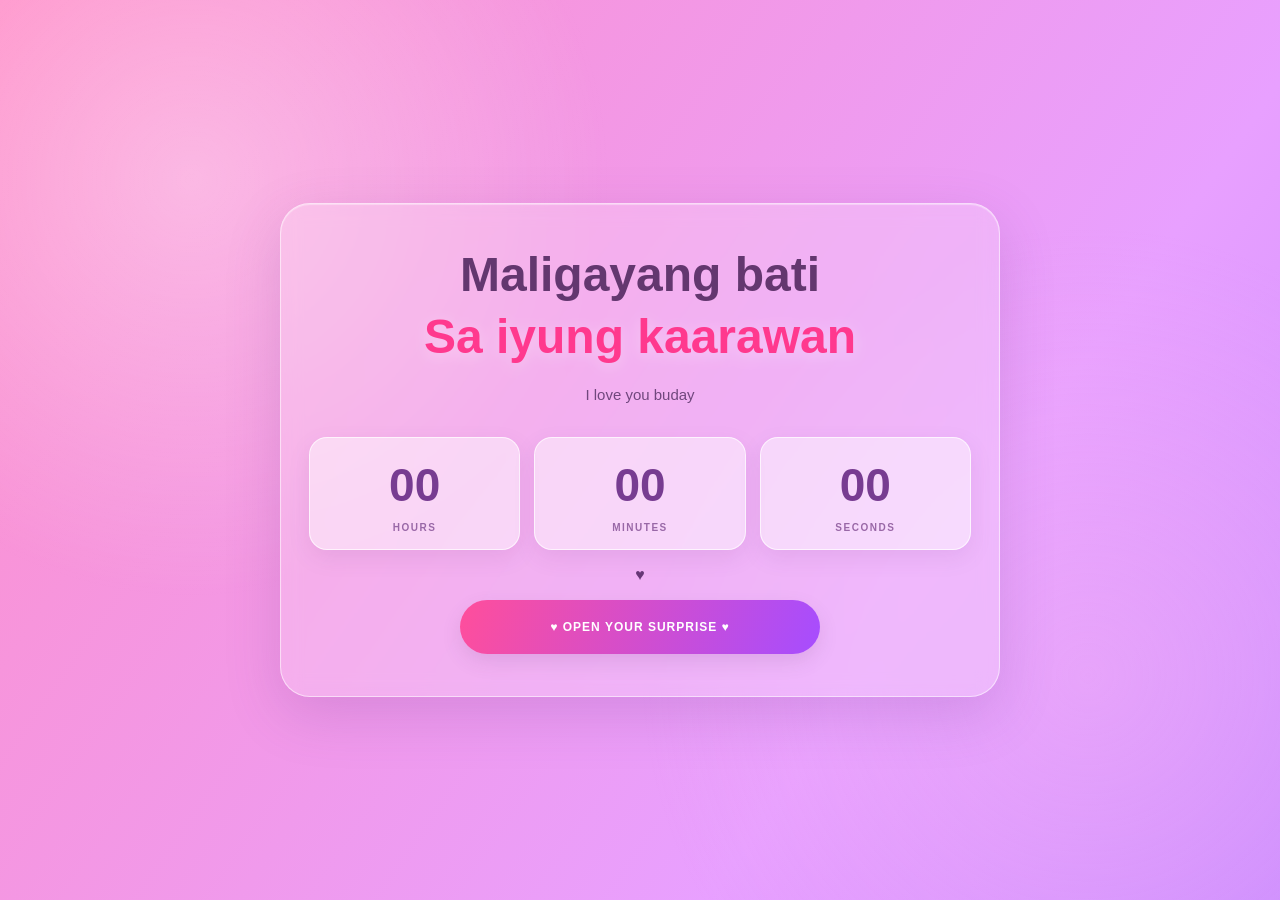
<file: index.html>
<!DOCTYPE html>
<html lang="en">
<head>
  <meta charset="UTF-8">
  <meta name="viewport" content="width=device-width, initial-scale=1.0">
  <meta name="theme-color" content="#d8a0ff">
  <title>Anloreyndipipascwal</title>
  <link rel="stylesheet" href="style.css">
  <script src="script.js" defer></script>
</head>

<body>
  <!-- Pompompurin and hearts are created here by JavaScript -->
  <div id="falling-layer" aria-hidden="true"></div>

  <main class="countdown-container">
  

    <h1>Maligayang bati<span>Sa iyung kaarawan</span></h1>

    <p class="subtitle">
      I love you buday
    </p>

    <div class="countdown-boxes">
      <div class="time-box">
        <span class="time-value" id="hours">00</span>
        <span class="time-label">HOURS</span>
      </div>

      <div class="time-box">
        <span class="time-value" id="minutes">00</span>
        <span class="time-label">MINUTES</span>
      </div>

      <div class="time-box">
        <span class="time-value" id="seconds">00</span>
        <span class="time-label">SECONDS</span>
      </div>
    </div>

   <p>
    ♥

   </p>

    <button id="surprise-button" type="button" disabled>
      🔒 pwede wait?
    </button>

    
  </main>

  <div id="heart-cursor" aria-hidden="true">♥</div>
</body>
</html>
</file>
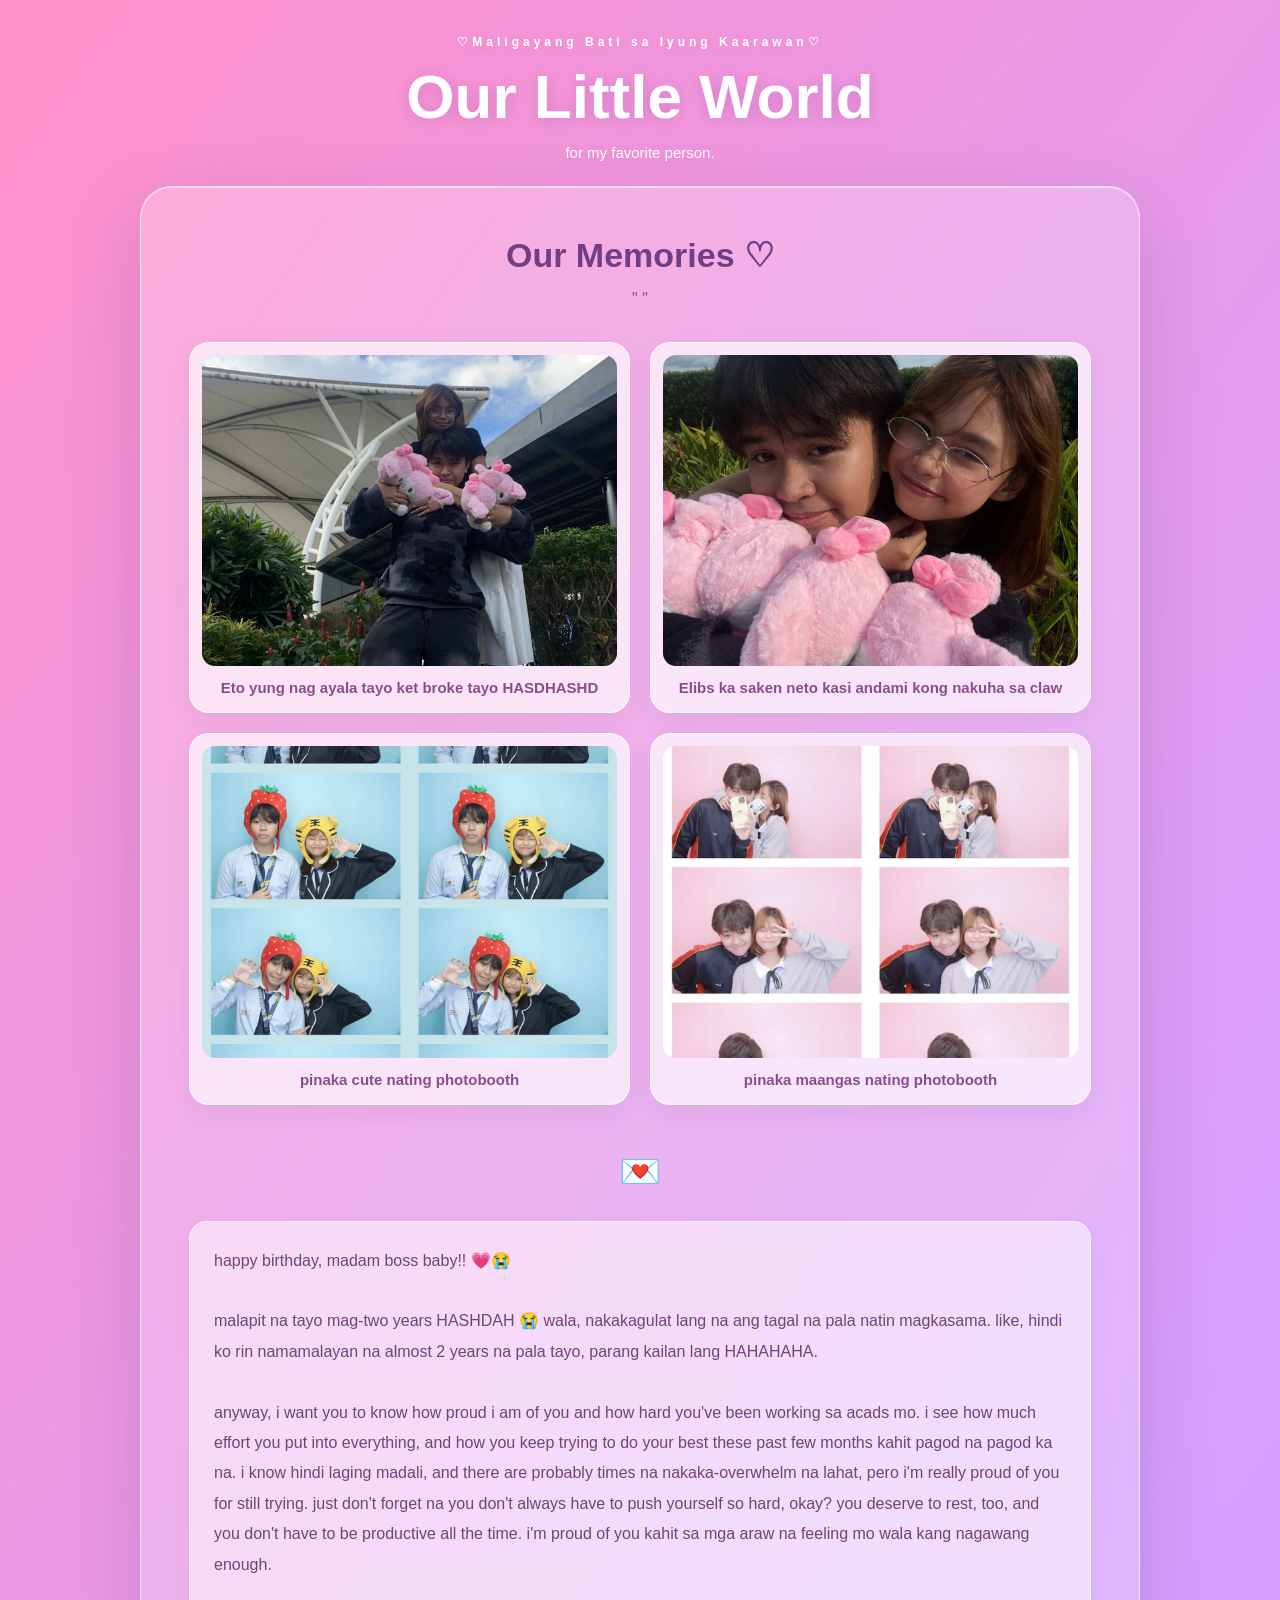
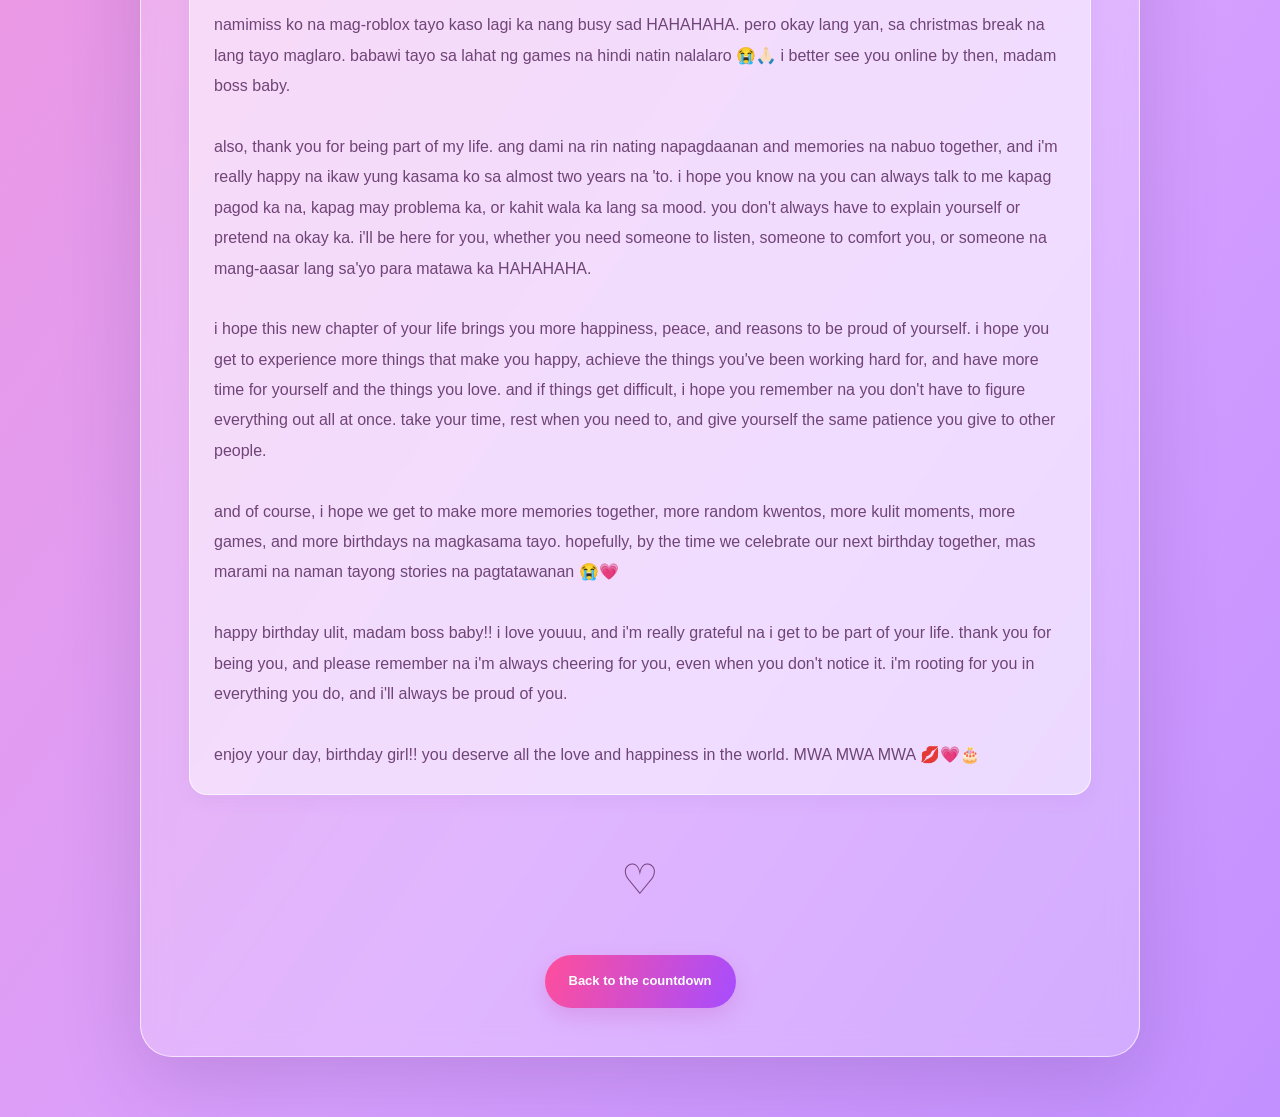
<file: messages.html>
<!DOCTYPE html>
<html lang="en">
<head>
  <meta charset="UTF-8">
  <meta name="viewport" content="width=device-width, initial-scale=1.0">
  <meta name="theme-color" content="#d7a0ff">
  <title>Our Little World</title>

  <style>
    * {
      box-sizing: border-box;
    }

    html {
      min-height: 100%;
      scroll-behavior: smooth;
    }

    body {
      margin: 0;
      min-height: 100vh;
      padding: 35px 18px 60px;
      font-family: "Trebuchet MS", Arial, sans-serif;
      color: #704477;
      background: linear-gradient(
        125deg,
        #ff91ca,
        #d7a0ff,
        #a77bff,
        #ff75bb,
        #e5a7ff,
        #ffb4df
      );
      background-size: 350% 350%;
      animation: gradientMove 12s ease infinite;
    }

    @keyframes gradientMove {
      0% { background-position: 0% 50%; }
      50% { background-position: 100% 50%; }
      100% { background-position: 0% 50%; }
    }

    /* FALLING POMPOMPURIN AND HEARTS */

    #falling-layer {
      position: fixed;
      inset: 0;
      overflow: hidden;
      pointer-events: none;
      z-index: 1;
    }

    .falling-item {
      position: absolute;
      top: -120px;
      animation: fallDown var(--duration, 10s) linear forwards;
      will-change: transform, opacity;
    }

    .falling-pompom {
      display: block;
      width: 100%;
      height: auto;
      filter: drop-shadow(0 4px 8px rgba(80, 40, 100, .16));
    }

    .falling-heart {
      color: var(--heart-color);
      font-size: var(--heart-size);
      line-height: 1;
    }

    @keyframes fallDown {
      0% {
        transform: translate3d(0, -30px, 0) rotate(-15deg);
        opacity: 0;
      }

      10% { opacity: .9; }

      30% {
        transform: translate3d(var(--sway), 30vh, 0) rotate(12deg);
      }

      60% {
        transform: translate3d(calc(var(--sway) * -.6), 65vh, 0)
          rotate(-12deg);
      }

      100% {
        transform: translate3d(0, 115vh, 0) rotate(18deg);
        opacity: 0;
      }
    }

    /* HEADER */

    .page-header {
      position: relative;
      z-index: 2;
      max-width: 900px;
      margin: 0 auto 25px;
      text-align: center;
      color: white;
      text-shadow: 0 2px 15px rgba(105, 48, 130, .22);
    }

    .page-header .eyebrow {
      font-size: 12px;
      letter-spacing: 4px;
      font-weight: bold;
    }

    .page-header h1 {
      margin: 12px 0;
      font-size: clamp(36px, 7vw, 62px);
    }

    .page-header p {
      margin: 0;
      font-size: 15px;
    }

    /* LARGE FROSTED GLASS WINDOW */

    .memory-window {
      position: relative;
      z-index: 2;
      width: min(100%, 1000px);
      margin: 0 auto;
      padding: clamp(20px, 5vw, 48px);

      background: rgba(255, 255, 255, .23);
      border: 1px solid rgba(255, 255, 255, .65);
      border-radius: 32px;

      box-shadow:
        0 25px 80px rgba(81, 40, 115, .2),
        inset 0 1px 1px rgba(255, 255, 255, .5);

      backdrop-filter: blur(14px);
      -webkit-backdrop-filter: blur(14px);
    }

    .section-heading {
      text-align: center;
      margin: 0 0 10px;
      color: #713d83;
      font-size: clamp(24px, 4vw, 34px);
    }

    .section-subtitle {
      text-align: center;
      margin: 0 0 30px;
      color: #81528c;
      line-height: 1.7;
    }

    /* PHOTO GALLERY */

    .photo-grid {
      display: grid;
      grid-template-columns: repeat(2, minmax(0, 1fr));
      gap: 20px;
    }

    .photo-card {
      min-width: 0;
      padding: 12px;
      background: rgba(255, 255, 255, .67);
      border: 1px solid rgba(255, 255, 255, .8);
      border-radius: 20px;
      box-shadow: 0 8px 24px rgba(103, 53, 130, .09);
      transition: transform .25s ease;
    }

    .photo-card:hover {
      transform: translateY(-4px);
    }

    .photo-frame {
      width: 100%;
      aspect-ratio: 4 / 3;
      overflow: hidden;
      border-radius: 13px;
      background: linear-gradient(135deg, #ffd5eb, #e7d3ff);
      display: flex;
      align-items: center;
      justify-content: center;
    }

    .photo-frame img {
      display: block;
      width: 100%;
      height: 100%;
      object-fit: cover;
    }

    .photo-placeholder {
      padding: 18px;
      text-align: center;
      color: #a66ba9;
      font-size: 14px;
      line-height: 1.7;
    }

    .photo-caption {
      margin: 13px 3px 4px;
      text-align: center;
      font-size: 15px;
      font-weight: bold;
      color: #8c4b8e;
    }

    /* EMPTY NOTES — WRITE YOUR OWN */

    .notes-section {
      margin-top: 46px;
    }

    .note-card {
      min-height: 150px;
      margin-top: 18px;
      padding: 24px;
      border-radius: 18px;
      background: rgba(255, 255, 255, .53);
      border: 1px solid rgba(255, 255, 255, .65);
      box-shadow: 0 6px 18px rgba(103, 53, 130, .06);
    }

    .note-card h3 {
      margin: 0 0 12px;
      color: #b34d94;
      font-size: 19px;
    }

    .note-card p {
      min-height: 70px;
      margin: 0;
      line-height: 1.9;
      white-space: pre-line;
      overflow-wrap: anywhere;
    }

    /* CLOSING SECTION */

    .closing-message {
      margin-top: 45px;
      text-align: center;
      color: #78467e;
      line-height: 1.9;
    }

    .closing-heart {
      display: block;
      margin: 15px 0;
      font-size: 42px;
      animation: heartbeat 1.5s ease-in-out infinite;
    }

    @keyframes heartbeat {
      0%, 100% { transform: scale(1); }
      50% { transform: scale(1.14); }
    }

    .back-button {
      display: inline-block;
      margin-top: 20px;
      padding: 14px 24px;
      border-radius: 30px;
      color: white;
      background: linear-gradient(110deg, #ff4e9b, #a64dff);
      text-decoration: none;
      font-size: 13px;
      font-weight: bold;
      box-shadow: 0 8px 22px rgba(190, 65, 170, .22);
      transition: transform .2s ease;
    }

    .back-button:hover {
      transform: translateY(-3px);
    }

    @media (max-width: 580px) {
      body {
        padding: 25px 12px 45px;
      }

      .memory-window {
        padding: 21px 15px;
        border-radius: 24px;
      }

      .photo-grid {
        grid-template-columns: 1fr;
        gap: 15px;
      }

      .note-card {
        padding: 18px;
      }

      .page-header .eyebrow {
        letter-spacing: 2px;
      }
    }

    @media (prefers-reduced-motion: reduce) {
      body {
        animation: none;
      }

      html {
        scroll-behavior: auto;
      }

      .closing-heart {
        animation: none;
      }
    }
  </style>
</head>

<body>
  <div id="falling-layer" aria-hidden="true"></div>

  <header class="page-header">
    <p class="eyebrow">♡Maligayang Bati sa Iyung Kaarawan♡</p>
    <h1>Our Little World</h1>
    <p>for my favorite person.</p>
  </header>

  <main class="memory-window">
    <h2 class="section-heading">Our Memories ♡</h2>
    <p class="section-subtitle">" "</p>

    <!-- PHOTO GALLERY -->
    <section class="photo-grid">

      <article class="photo-card">
        <div class="photo-frame">
          <img src="./photo1.jpeg" alt="Memory 1"
               onerror="this.style.display='none';this.nextElementSibling.style.display='block';">
          <div class="photo-placeholder" style="display:none;">
            📷 Add photo 1<br>photos/photo1.jpg
          </div>
        </div>
        <p class="photo-caption">Eto yung nag ayala tayo ket broke tayo HASDHASHD</p>
      </article>

      <article class="photo-card">
        <div class="photo-frame">
          <img src="./photo2.jpeg" alt="Memory 2"
               onerror="this.style.display='none';this.nextElementSibling.style.display='block';">
          <div class="photo-placeholder" style="display:none;">
          </div>
        </div>
        <p class="photo-caption">Elibs ka saken neto kasi andami kong nakuha sa claw</p>
      </article>

      <article class="photo-card">
        <div class="photo-frame">
          <img src="./photo3.jpeg" alt="Memory 3"
               onerror="this.style.display='none';this.nextElementSibling.style.display='block';">
          <div class="photo-placeholder" style="display:none;">
    
          </div>
        </div>
        <p class="photo-caption">pinaka cute nating photobooth</p>
      </article>

      <article class="photo-card">
        <div class="photo-frame">
          <img src="./photo4.jpeg" alt="Memory 4"
               onerror="this.style.display='none';this.nextElementSibling.style.display='block';">
          <div class="photo-placeholder" style="display:none;">
    
          </div>
        </div>
        <p class="photo-caption">pinaka maangas nating photobooth</p>
      </article>

    </section>

    <!-- EMPTY NOTES -->
    <section class="notes-section">
      <h2 class="section-heading">💌</h2>
      <p class="section-subtitle"></p>

      <article class="note-card">
        <p>happy birthday, madam boss baby!! 💗😭

malapit na tayo mag-two years HASHDAH 😭 wala, nakakagulat lang na ang tagal na pala natin magkasama. like, hindi ko rin namamalayan na almost 2 years na pala tayo, parang kailan lang HAHAHAHA.

anyway, i want you to know how proud i am of you and how hard you've been working sa acads mo. i see how much effort you put into everything, and how you keep trying to do your best these past few months kahit pagod na pagod ka na. i know hindi laging madali, and there are probably times na nakaka-overwhelm na lahat, pero i'm really proud of you for still trying. just don't forget na you don't always have to push yourself so hard, okay? you deserve to rest, too, and you don't have to be productive all the time. i'm proud of you kahit sa mga araw na feeling mo wala kang nagawang enough.

namimiss ko na mag-roblox tayo kaso lagi ka nang busy sad HAHAHAHA. pero okay lang yan, sa christmas break na lang tayo maglaro. babawi tayo sa lahat ng games na hindi natin nalalaro 😭🙏🏻 i better see you online by then, madam boss baby.

also, thank you for being part of my life. ang dami na rin nating napagdaanan and memories na nabuo together, and i'm really happy na ikaw yung kasama ko sa almost two years na 'to. i hope you know na you can always talk to me kapag pagod ka na, kapag may problema ka, or kahit wala ka lang sa mood. you don't always have to explain yourself or pretend na okay ka. i'll be here for you, whether you need someone to listen, someone to comfort you, or someone na mang-aasar lang sa'yo para matawa ka HAHAHAHA.

i hope this new chapter of your life brings you more happiness, peace, and reasons to be proud of yourself. i hope you get to experience more things that make you happy, achieve the things you've been working hard for, and have more time for yourself and the things you love. and if things get difficult, i hope you remember na you don't have to figure everything out all at once. take your time, rest when you need to, and give yourself the same patience you give to other people.

and of course, i hope we get to make more memories together, more random kwentos, more kulit moments, more games, and more birthdays na magkasama tayo. hopefully, by the time we celebrate our next birthday together, mas marami na naman tayong stories na pagtatawanan 😭💗

happy birthday ulit, madam boss baby!! i love youuu, and i'm really grateful na i get to be part of your life. thank you for being you, and please remember na i'm always cheering for you, even when you don't notice it. i'm rooting for you in everything you do, and i'll always be proud of you.

enjoy your day, birthday girl!! you deserve all the love and happiness in the world. MWA MWA MWA 💋💗🎂</p>
      </article>
    </section>

    <footer class="closing-message">
        <span class="closing-heart">♡</span>
      <a class="back-button" href="index.html">Back to the countdown</a>
    </footer>
  </main>

  <script>
    /* FALLING POMPOMPURIN + HEARTS */

    const layer = document.getElementById("falling-layer");
    const pompomPath = "./pompompurin_transparent.png";

    function randomBetween(min, max) {
      return Math.random() * (max - min) + min;
    }

    function createFallingItem() {
      const isPompom = Math.random() < 0.4;
      const item = document.createElement("div");

      item.className = "falling-item";
      item.style.left = randomBetween(0, 96) + "vw";
      item.style.setProperty("--duration", randomBetween(8, 15) + "s");
      item.style.setProperty("--sway", randomBetween(-70, 70) + "px");

      if (isPompom) {
        const img = document.createElement("img");
        img.className = "falling-pompom";
        img.src = pompomPath;
        img.alt = "";
        img.draggable = false;
        item.style.width = randomBetween(38, 82) + "px";

        img.onerror = () => {
          console.error("Pompompurin image not found:", pompomPath);
          item.remove();
        };

        item.appendChild(img);
      } else {
        item.classList.add("falling-heart");
        item.textContent = Math.random() > 0.5 ? "♥" : "♡";
        item.style.setProperty("--heart-size", randomBetween(15, 36) + "px");
        item.style.setProperty(
          "--heart-color",
          ["#ff4fa0", "#ff80c0", "#b65cff", "#ffffff"][
            Math.floor(Math.random() * 4)
          ]
        );
      }

      layer.appendChild(item);
      item.addEventListener("animationend", () => item.remove());
    }

    for (let i = 0; i < 16; i++) {
      setTimeout(createFallingItem, i * 250);
    }

    setInterval(createFallingItem, 500);
  </script>
</body>
</html>
</file>
<file: style.css>
* {
  box-sizing: border-box;
}

:root {
  --pink: #ff4fa0;
  --purple: #a64dff;
  --text: #673776;
}

html {
  min-height: 100%;
}

body {
  margin: 0;
  min-height: 100vh;
  min-height: 100dvh;
  width: 100%;
  padding: 24px;

  display: flex;
  align-items: center;
  justify-content: center;

  position: relative;
  isolation: isolate;
  overflow-x: hidden;

  font-family: "Trebuchet MS", Arial, sans-serif;
  color: var(--text);

  background: linear-gradient(
    125deg,
    #ff8fc9 0%,
    #e8a0ff 20%,
    #a875ff 40%,
    #ff62b2 60%,
    #c98cff 80%,
    #ffb0df 100%
  );

  background-size: 350% 350%;
  animation: gradientMove 12s ease infinite;
}

@keyframes gradientMove {
  0% { background-position: 0% 50%; }
  50% { background-position: 100% 50%; }
  100% { background-position: 0% 50%; }
}

/* Soft background glow */

body::before {
  content: "";
  position: fixed;
  inset: 0;
  z-index: -1;
  pointer-events: none;

  background:
    radial-gradient(circle at 15% 20%,
      rgba(255,255,255,.35), transparent 32%),
    radial-gradient(circle at 85% 75%,
      rgba(255,190,240,.3), transparent 35%);
}

/* FALLING POMPOMPURIN AND HEARTS */

#falling-layer {
  position: fixed;
  inset: 0;
  overflow: hidden;
  pointer-events: none;
  z-index: 1;
}

.falling-item {
  position: absolute;
  top: -120px;
  left: 0;

  pointer-events: none;
  user-select: none;

  animation: fallDown var(--duration, 9s) linear forwards;
  will-change: transform, opacity;
}

.falling-pompom {
  display: block;
  width: 100%;
  height: auto;
  object-fit: contain;

  filter: drop-shadow(0 4px 6px rgba(95, 40, 100, .14));
}

.falling-heart {
  color: var(--heart-color, #ff4fa0);
  font-size: var(--heart-size, 24px);
  line-height: 1;

  text-shadow: 0 3px 8px rgba(130, 40, 120, .12);
}

@keyframes fallDown {
  0% {
    transform: translate3d(0, -30px, 0) rotate(var(--start-rotation, -12deg));
    opacity: 0;
  }

  10% {
    opacity: var(--item-opacity, .95);
  }

  25% {
    transform: translate3d(var(--sway, 35px), 25vh, 0)
      rotate(var(--middle-rotation, 10deg));
  }

  50% {
    transform: translate3d(calc(var(--sway, 35px) * -.6), 50vh, 0)
      rotate(var(--start-rotation, -12deg));
  }

  75% {
    transform: translate3d(var(--sway, 35px), 78vh, 0)
      rotate(var(--middle-rotation, 10deg));
  }

  100% {
    transform: translate3d(0, 115vh, 0)
      rotate(var(--end-rotation, 18deg));
    opacity: 0;
  }
}

/* MAIN COUNTDOWN CARD */

.countdown-container {
  position: relative;
  z-index: 2;

  width: min(100%, 720px);
  padding: 42px 28px;
  text-align: center;

  background: rgba(255, 255, 255, .22);
  border: 1px solid rgba(255, 255, 255, .55);
  border-radius: 30px;

  box-shadow:
    0 18px 55px rgba(104, 48, 137, .18),
    inset 0 1px 1px rgba(255, 255, 255, .4);

  backdrop-filter: blur(10px);
  -webkit-backdrop-filter: blur(10px);
}

.eyebrow {
  margin: 0 0 14px;
  color: #78458a;
  font-size: 12px;
  font-weight: bold;
  letter-spacing: 3px;
}

h1 {
  margin: 0;
  color: #63376f;
  font-size: clamp(30px, 5vw, 48px);
  line-height: 1.2;
}

h1 span {
  display: block;
  margin-top: 5px;
  color: #ff398e;
  text-shadow: 0 3px 15px rgba(255, 255, 255, .35);
}

.subtitle {
  margin: 17px 0 30px;
  color: #70477d;
  font-size: 15px;
  line-height: 1.6;
}

/* THREE COUNTDOWN BOXES */

.countdown-boxes {
  display: grid;
  grid-template-columns: repeat(3, minmax(0, 1fr));
  gap: 14px;
  width: 100%;
}

.time-box {
  min-width: 0;
  padding: 20px 8px 16px;

  background: rgba(255, 255, 255, .48);
  border: 1px solid rgba(255, 255, 255, .7);
  border-radius: 18px;

  box-shadow: 0 8px 22px rgba(103, 53, 130, .1);
  transition: transform .25s ease, background .25s ease;
}

.time-box:hover {
  transform: translateY(-4px);
  background: rgba(255, 255, 255, .68);
}

.time-value {
  display: block;
  color: #773c91;
  font-size: clamp(30px, 5vw, 46px);
  font-weight: 800;
  font-variant-numeric: tabular-nums;
  line-height: 1.2;
}

.time-label {
  display: block;
  margin-top: 9px;
  color: #9968a7;
  font-size: 10px;
  font-weight: bold;
  letter-spacing: 1.5px;
}

/* BUTTON AND NOTES */

.little-note {
  margin: 26px 0 20px;
  font-size: 14px;
  color: #70477d;
}

#surprise-button {
  width: min(100%, 360px);
  min-height: 54px;
  padding: 15px 20px;

  border: none;
  border-radius: 999px;

  font-family: inherit;
  font-size: 12px;
  font-weight: bold;
  letter-spacing: 1px;

  color: white;
  background: #a9a0ad;

  box-shadow: 0 8px 20px rgba(92, 54, 105, .12);
  cursor: not-allowed;

  transition: transform .25s ease, box-shadow .25s ease;
}

#surprise-button.unlocked {
  background: linear-gradient(110deg, #ff4e9b, #a64dff);
  cursor: pointer;
  animation: buttonGlow 2s ease-in-out infinite;
}

#surprise-button.unlocked:hover {
  transform: translateY(-3px) scale(1.02);
  box-shadow: 0 12px 30px rgba(223, 67, 167, .4);
}

@keyframes buttonGlow {
  0%, 100% {
    box-shadow: 0 8px 22px rgba(223, 67, 167, .25);
  }

  50% {
    box-shadow: 0 8px 30px rgba(223, 67, 167, .5);
  }
}

.footer-note {
  margin: 24px 0 0;
  color: #80548d;
  font-size: 12px;
  letter-spacing: 1px;
}

/* CUSTOM HEART CURSOR */

#heart-cursor {
  display: none;
  position: fixed;
  top: 0;
  left: 0;
  z-index: 9999;

  color: #ff3f91;
  font-size: 23px;
  line-height: 1;

  pointer-events: none;
  user-select: none;
  transform: translate(-50%, -50%);
  filter: drop-shadow(0 2px 5px rgba(255,255,255,.6));
}

.cursor-trail {
  position: fixed;
  z-index: 9998;
  pointer-events: none;
  user-select: none;

  color: #ff5ba6;
  animation: trailFade .75s ease-out forwards;
}

@keyframes trailFade {
  0% {
    opacity: .9;
    transform: translate(-50%, -50%) scale(1);
  }

  100% {
    opacity: 0;
    transform: translate(-50%, -95px) scale(.3) rotate(25deg);
  }
}

/* MOBILE */

@media (max-width: 520px) {
  body {
    padding: 14px;
  }

  .countdown-container {
    padding: 32px 17px;
    border-radius: 24px;
  }

  .eyebrow {
    font-size: 10px;
    letter-spacing: 2px;
  }

  .subtitle {
    margin-bottom: 24px;
    font-size: 13px;
  }

  .countdown-boxes {
    gap: 8px;
  }

  .time-box {
    padding: 17px 3px 13px;
    border-radius: 13px;
  }

  .time-value {
    font-size: clamp(24px, 7vw, 34px);
  }

  .time-label {
    font-size: 8px;
    letter-spacing: .5px;
  }

  #surprise-button {
    font-size: 10px;
    padding: 14px 10px;
  }
}

@media (hover: none), (pointer: coarse) {
  #heart-cursor,
  .cursor-trail {
    display: none !important;
  }
}

@media (prefers-reduced-motion: reduce) {
  body {
    animation: none;
  }

  #surprise-button.unlocked {
    animation: none;
  }
}
</file>
